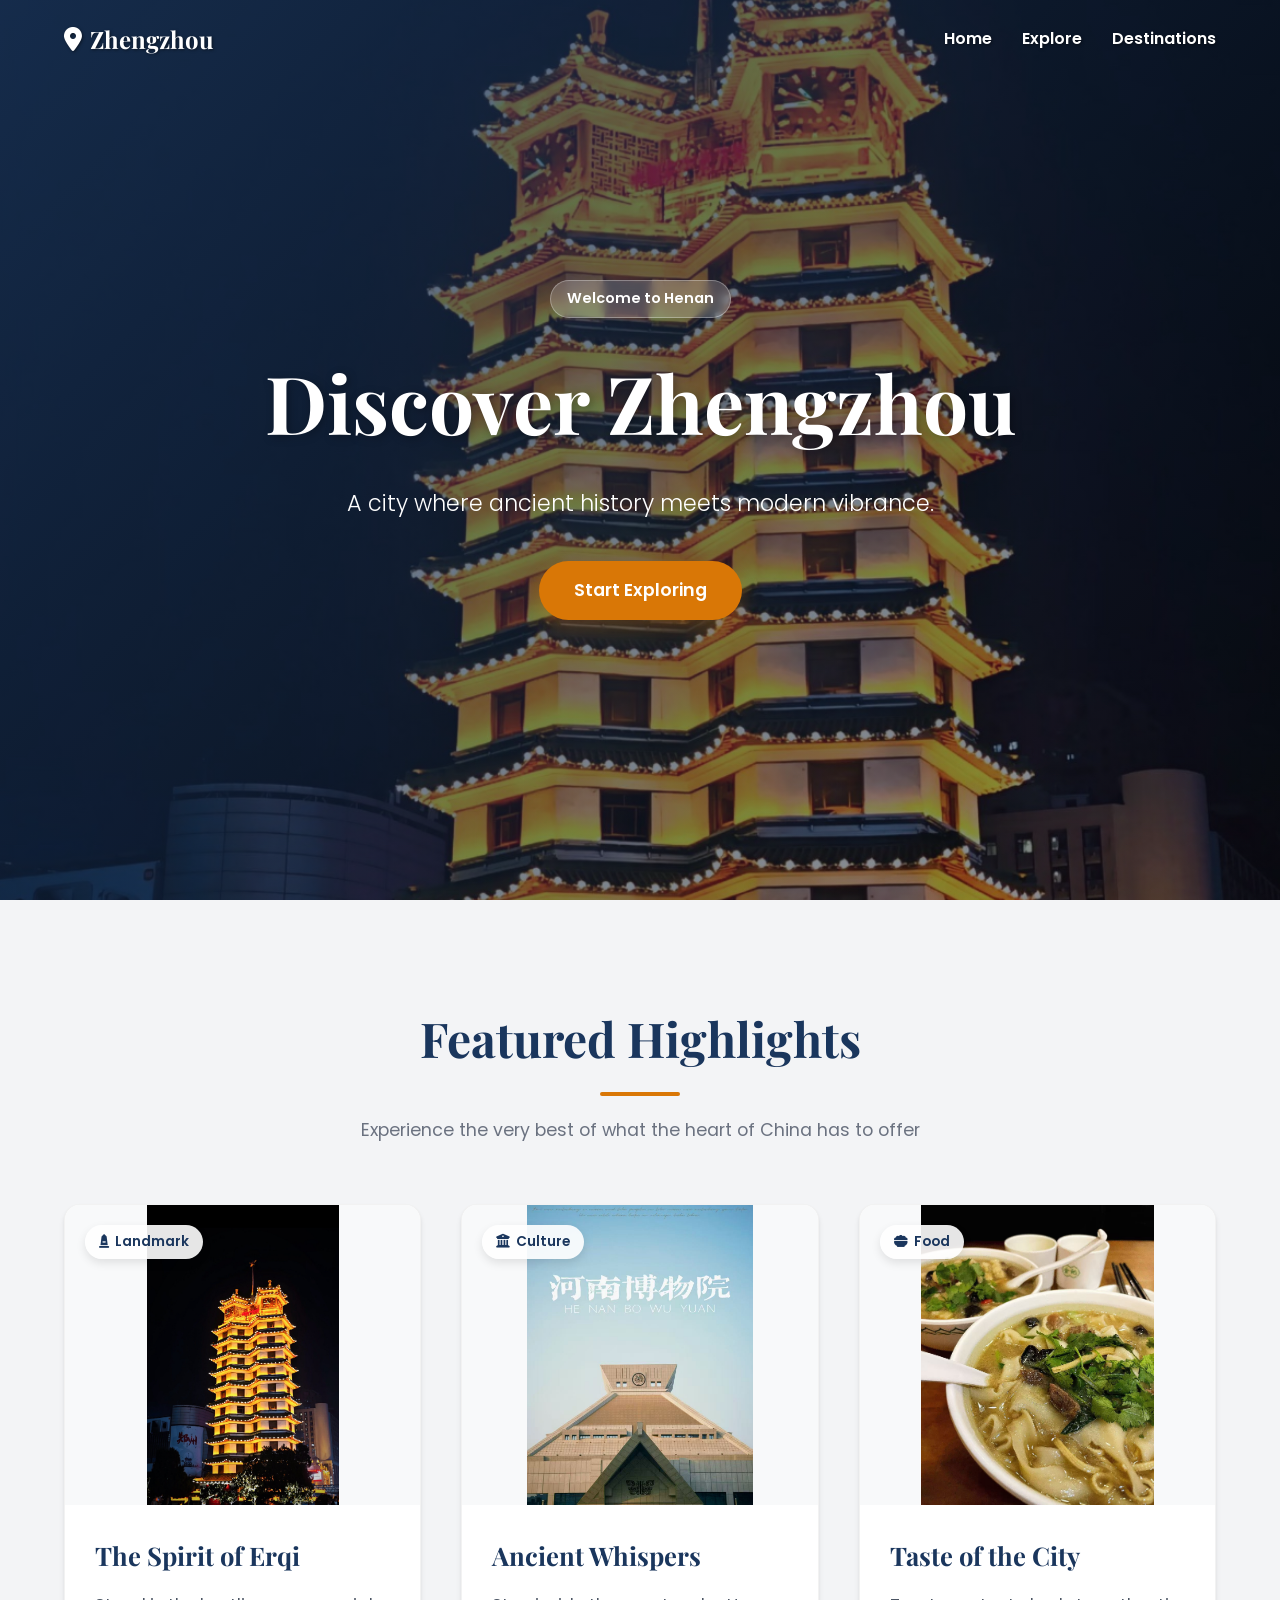
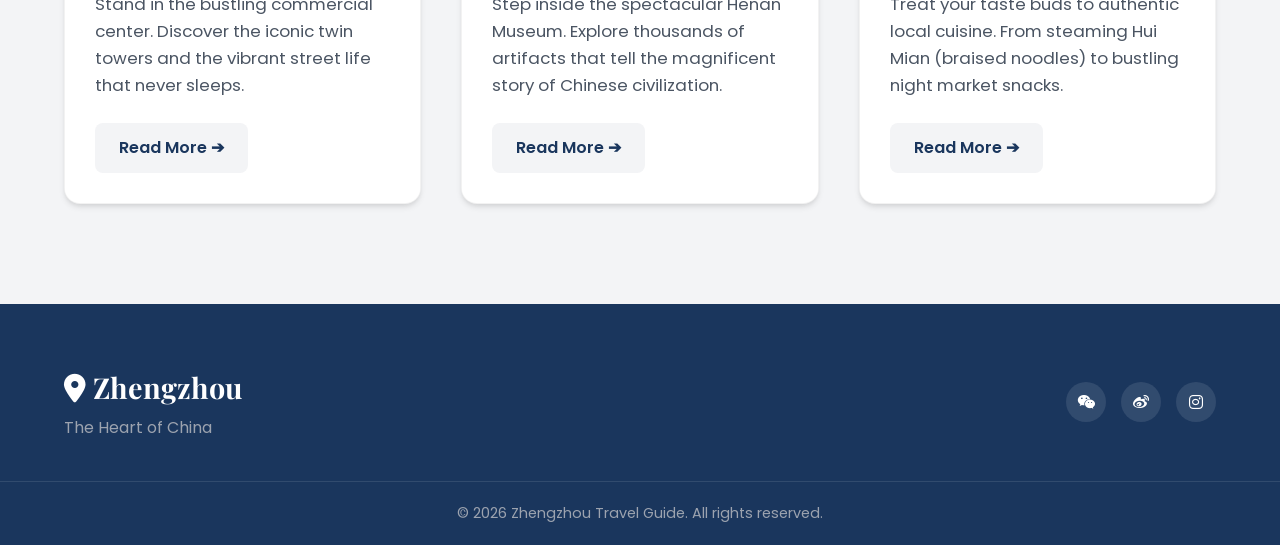
<file: index.html>
<!DOCTYPE html>
<html lang="en">
<head><!-- Google tag (gtag.js) -->
<script async src="https://www.googletagmanager.com/gtag/js?id=G-QJ6F62EFH0"></script>
<script>
  window.dataLayer = window.dataLayer || [];
  function gtag(){dataLayer.push(arguments);}
  gtag('js', new Date());

  gtag('config', 'G-QJ6F62EFH0');
</script>
    <meta charset="UTF-8">
    <meta name="viewport" content="width=device-width, initial-scale=1.0">
    <title>Zhengzhou - The Heart of China</title>
    <link rel="stylesheet" href="style.css">
    <link href="https://fonts.googleapis.com/css2?family=Playfair+Display:wght@400;700&family=Poppins:wght@300;400;600&display=swap" rel="stylesheet">
    <!-- Add Font Awesome for icons -->
    <link rel="stylesheet" href="https://cdnjs.cloudflare.com/ajax/libs/font-awesome/6.4.0/css/all.min.css">
</head>
<body>
    <!-- Navbar -->
    <nav class="navbar">
        <div class="container nav-container">
            <a href="index.html" class="logo">
                <i class="fa-solid fa-location-dot"></i> Zhengzhou
            </a>
            <ul class="nav-links">
                <li><a href="index.html">Home</a></li>
                <li><a href="#explore">Explore</a></li>
                <li><a href="details.html">Destinations</a></li>
            </ul>
        </div>
    </nav>

    <header class="hero">
        <div class="hero-overlay"></div>
        <div class="hero-content">
            <span class="badge">Welcome to Henan</span>
            <h1>Discover Zhengzhou</h1>
            <p>A city where ancient history meets modern vibrance.</p>
            <a href="#explore" class="hero-btn">Start Exploring</a>
        </div>
    </header>

    <main class="container">
        <section id="explore" class="featured-section">
            <div class="section-header">
                <h2 class="section-title">Featured Highlights</h2>
                <div class="title-underline"></div>
                <p class="section-subtitle">Experience the very best of what the heart of China has to offer</p>
            </div>
            
            <div class="card-grid">
                <!-- Card 1 -->
                <div class="card">
                    <div class="card-image-wrapper">
                        <img src="images/二七纪念塔.jpg" alt="Erqi Tower">
                        <div class="card-tag"><i class="fa-solid fa-monument"></i> Landmark</div>
                    </div>
                    <div class="card-content">
                        <h3>The Spirit of Erqi</h3>
                        <p>Stand in the bustling commercial center. Discover the iconic twin towers and the vibrant street life that never sleeps.</p>
                        <a href="details.html#erqi" class="btn">Read More ➔</a>
                    </div>
                </div>

                <!-- Card 2 -->
                <div class="card">
                    <div class="card-image-wrapper">
                        <img src="images/河南博物院.jpg" alt="Henan Museum">
                        <div class="card-tag"><i class="fa-solid fa-building-columns"></i> Culture</div>
                    </div>
                    <div class="card-content">
                        <h3>Ancient Whispers</h3>
                        <p>Step inside the spectacular Henan Museum. Explore thousands of artifacts that tell the magnificent story of Chinese civilization.</p>
                        <a href="details.html#museum" class="btn">Read More ➔</a>
                    </div>
                </div>

                <!-- Card 3 -->
                <div class="card">
                    <div class="card-image-wrapper">
                        <img src="images/郑州美食.jpg" alt="Zhengzhou Cuisine">
                        <div class="card-tag"><i class="fa-solid fa-bowl-food"></i> Food</div>
                    </div>
                    <div class="card-content">
                        <h3>Taste of the City</h3>
                        <p>Treat your taste buds to authentic local cuisine. From steaming Hui Mian (braised noodles) to bustling night market snacks.</p>
                        <a href="details.html#cuisine" class="btn">Read More ➔</a>
                    </div>
                </div>
            </div>
        </section>
    </main>

    <footer class="main-footer">
        <div class="container footer-content">
            <div class="footer-brand">
                <h3><i class="fa-solid fa-location-dot"></i> Zhengzhou</h3>
                <p>The Heart of China</p>
            </div>
            <div class="footer-social">
                <a href="#"><i class="fa-brands fa-weixin"></i></a>
                <a href="#"><i class="fa-brands fa-weibo"></i></a>
                <a href="#"><i class="fa-brands fa-instagram"></i></a>
            </div>
        </div>
        <div class="footer-bottom">
            <p>&copy; 2026 Zhengzhou Travel Guide. All rights reserved.</p>
        </div>
    </footer>

    <script src="script.js"></script>
</body>
</html>
</file>
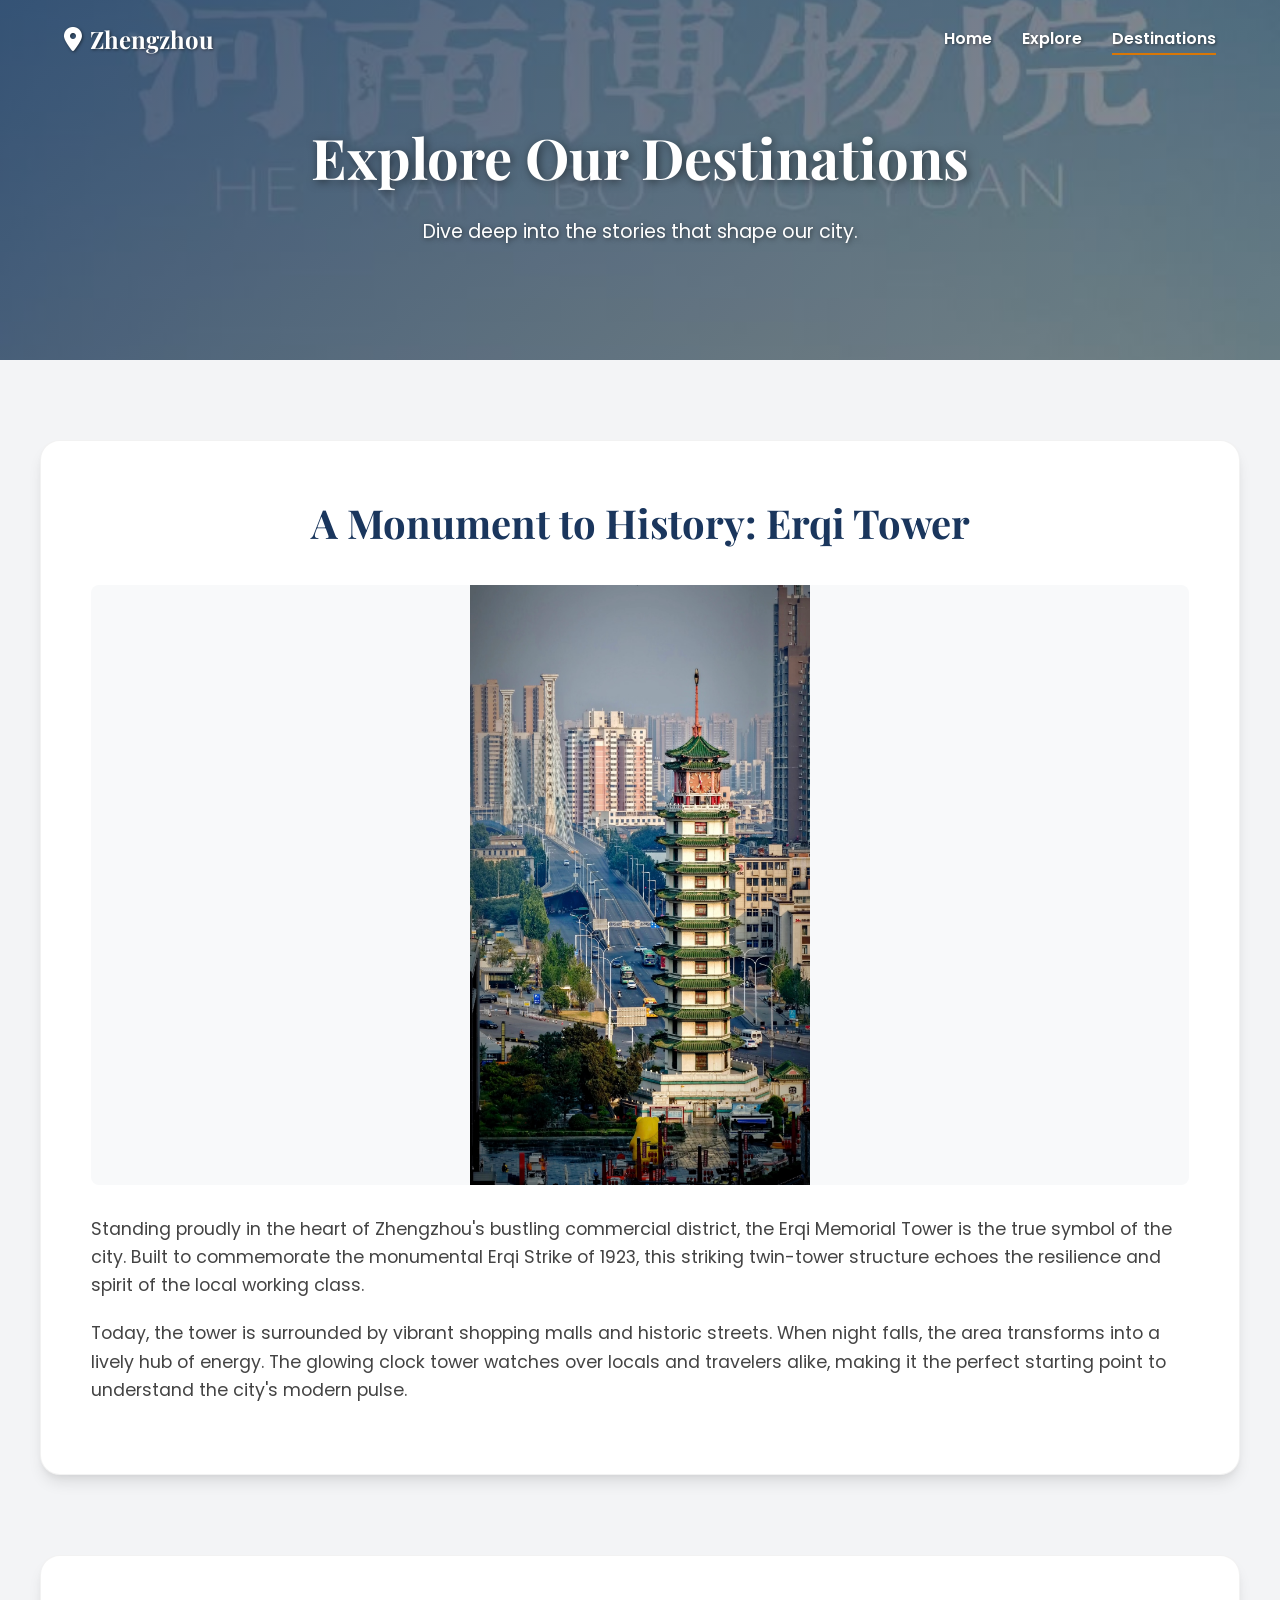
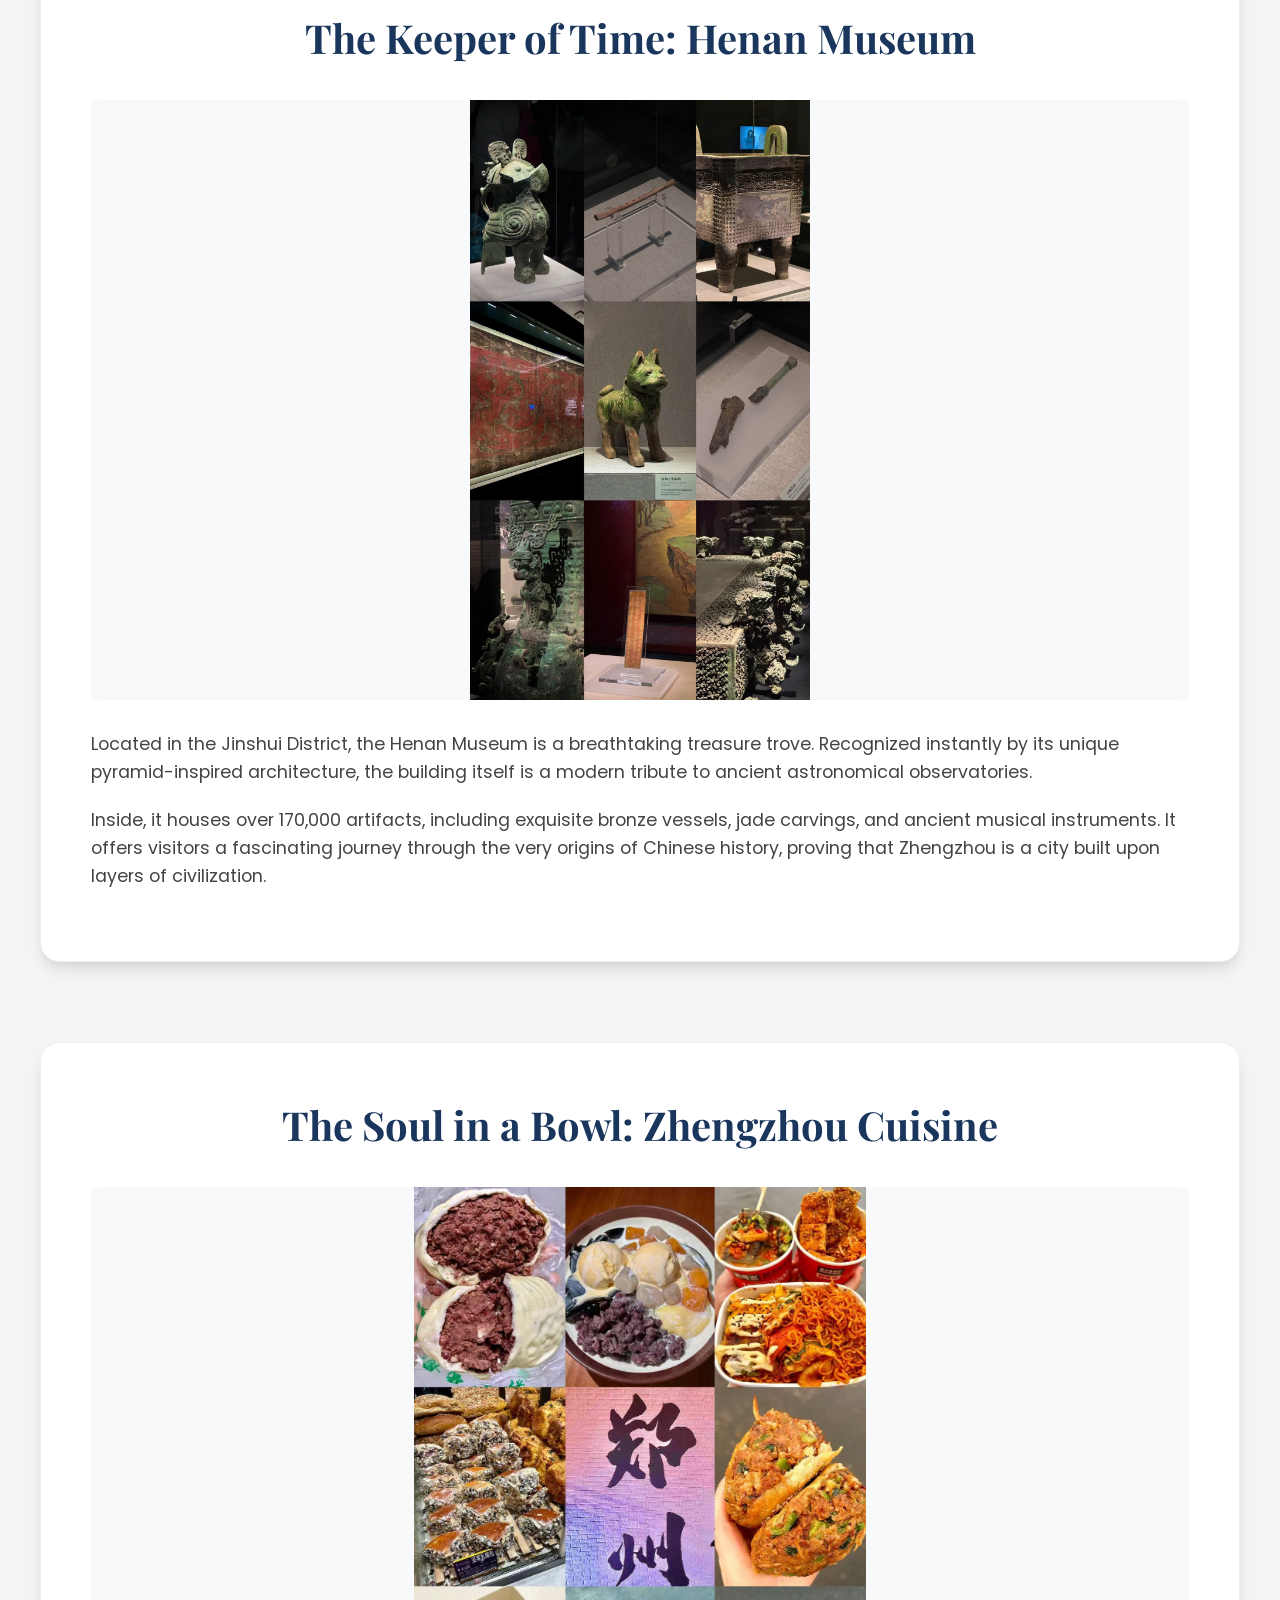
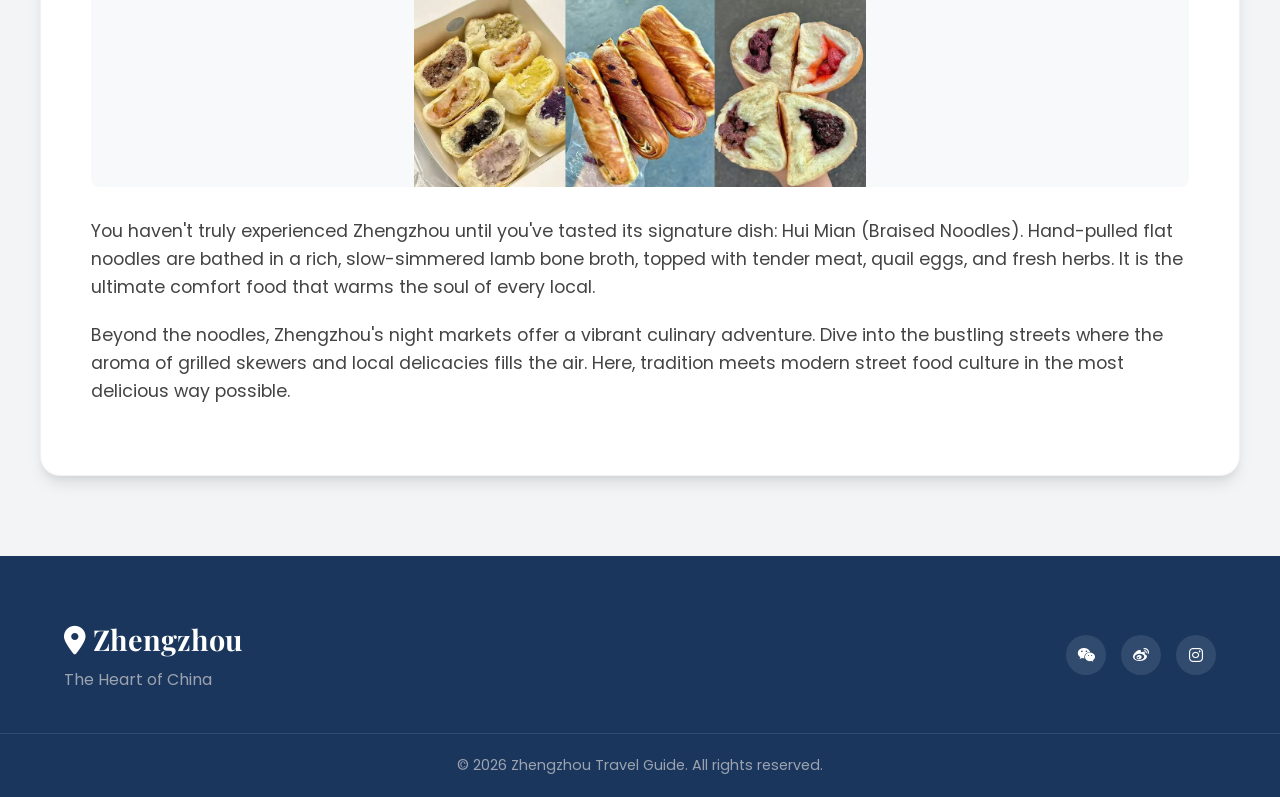
<file: details.html>
<!DOCTYPE html>
<html lang="en">
<head><!-- Google tag (gtag.js) -->
<script async src="https://www.googletagmanager.com/gtag/js?id=G-QJ6F62EFH0"></script>
<script>
  window.dataLayer = window.dataLayer || [];
  function gtag(){dataLayer.push(arguments);}
  gtag('js', new Date());

  gtag('config', 'G-QJ6F62EFH0');
</script>
    <meta charset="UTF-8">
    <meta name="viewport" content="width=device-width, initial-scale=1.0">
    <title>Discover Zhengzhou - Details</title>
    <link rel="stylesheet" href="style.css">
    <link href="https://fonts.googleapis.com/css2?family=Playfair+Display:wght@400;700&family=Poppins:wght@300;400;600&display=swap" rel="stylesheet">
    <!-- Add Font Awesome for icons -->
    <link rel="stylesheet" href="https://cdnjs.cloudflare.com/ajax/libs/font-awesome/6.4.0/css/all.min.css">
</head>
<body style="display: flex; flex-direction: column; min-height: 100vh;">
    <!-- Navbar -->
    <nav class="navbar sticky">
        <div class="container nav-container">
            <a href="index.html" class="logo">
                <i class="fa-solid fa-location-dot"></i> Zhengzhou
            </a>
            <ul class="nav-links">
                <li><a href="index.html">Home</a></li>
                <li><a href="index.html#explore">Explore</a></li>
                <li><a href="details.html" class="active">Destinations</a></li>
            </ul>
        </div>
    </nav>

    <header class="detail-hero">
        <div class="hero-overlay"></div>
        <div class="container">
            <h1>Explore Our Destinations</h1>
            <p>Dive deep into the stories that shape our city.</p>
        </div>
    </header>

    <main class="container detail-main">
        <!-- Erqi Tower -->
        <article id="erqi" class="detail-content detail-section">
            <h1>A Monument to History: Erqi Tower</h1>
            <img src="images/二七纪念塔2.jpg" alt="Erqi Tower Detail" class="detail-image">
            <p>Standing proudly in the heart of Zhengzhou's bustling commercial district, the Erqi Memorial Tower is the true symbol of the city. Built to commemorate the monumental Erqi Strike of 1923, this striking twin-tower structure echoes the resilience and spirit of the local working class.</p>
            <p>Today, the tower is surrounded by vibrant shopping malls and historic streets. When night falls, the area transforms into a lively hub of energy. The glowing clock tower watches over locals and travelers alike, making it the perfect starting point to understand the city's modern pulse.</p>
        </article>

        <!-- Henan Museum -->
        <article id="museum" class="detail-content detail-section">
            <h1>The Keeper of Time: Henan Museum</h1>
            <img src="images/河南博物院文物.jpg" alt="Henan Museum Detail" class="detail-image">
            <p>Located in the Jinshui District, the Henan Museum is a breathtaking treasure trove. Recognized instantly by its unique pyramid-inspired architecture, the building itself is a modern tribute to ancient astronomical observatories.</p>
            <p>Inside, it houses over 170,000 artifacts, including exquisite bronze vessels, jade carvings, and ancient musical instruments. It offers visitors a fascinating journey through the very origins of Chinese history, proving that Zhengzhou is a city built upon layers of civilization.</p>
        </article>

        <!-- Zhengzhou Cuisine -->
        <article id="cuisine" class="detail-content detail-section">
            <h1>The Soul in a Bowl: Zhengzhou Cuisine</h1>
            <img src="images/郑州美食2.jpg" alt="Zhengzhou Cuisine Detail" class="detail-image">
            <p>You haven't truly experienced Zhengzhou until you've tasted its signature dish: Hui Mian (Braised Noodles). Hand-pulled flat noodles are bathed in a rich, slow-simmered lamb bone broth, topped with tender meat, quail eggs, and fresh herbs. It is the ultimate comfort food that warms the soul of every local.</p>
            <p>Beyond the noodles, Zhengzhou's night markets offer a vibrant culinary adventure. Dive into the bustling streets where the aroma of grilled skewers and local delicacies fills the air. Here, tradition meets modern street food culture in the most delicious way possible.</p>
        </article>
    </main>

    <footer class="main-footer">
        <div class="container footer-content">
            <div class="footer-brand">
                <h3><i class="fa-solid fa-location-dot"></i> Zhengzhou</h3>
                <p>The Heart of China</p>
            </div>
            <div class="footer-social">
                <a href="#"><i class="fa-brands fa-weixin"></i></a>
                <a href="#"><i class="fa-brands fa-weibo"></i></a>
                <a href="#"><i class="fa-brands fa-instagram"></i></a>
            </div>
        </div>
        <div class="footer-bottom">
            <p>&copy; 2026 Zhengzhou Travel Guide. All rights reserved.</p>
        </div>
    </footer>
    
    <script src="script.js"></script>
</body>
</html>
</file>
<file: style.css>
/* CSS Reset & Variables */
:root {
    --primary-color: #1a365d;
    --secondary-color: #d97706;
    --background-color: #f3f4f6;
    --text-color: #374151;
    --card-bg: #ffffff;
    --transition: all 0.3s ease;
    --shadow-sm: 0 4px 6px -1px rgba(0, 0, 0, 0.1), 0 2px 4px -1px rgba(0, 0, 0, 0.06);
    --shadow-md: 0 10px 15px -3px rgba(0, 0, 0, 0.1), 0 4px 6px -2px rgba(0, 0, 0, 0.05);
    --shadow-lg: 0 20px 25px -5px rgba(0, 0, 0, 0.1), 0 10px 10px -5px rgba(0, 0, 0, 0.04);
}

* {
    margin: 0;
    padding: 0;
    box-sizing: border-box;
    scroll-behavior: smooth;
}

body {
    font-family: 'Poppins', sans-serif;
    background-color: var(--background-color);
    color: var(--text-color);
    line-height: 1.6;
}

h1, h2, h3 {
    font-family: 'Playfair Display', serif;
    color: var(--primary-color);
}

img {
    max-width: 100%;
    display: block;
}

a {
    text-decoration: none;
}

.container {
    max-width: 1200px;
    margin: 0 auto;
    padding: 0 24px;
}

/* Navbar */
.navbar {
    position: fixed;
    top: 0;
    width: 100%;
    z-index: 1000;
    transition: var(--transition);
    background-color: transparent;
    padding: 20px 0;
}

.navbar.sticky {
    background-color: rgba(255, 255, 255, 0.95);
    padding: 15px 0;
    box-shadow: var(--shadow-sm);
    backdrop-filter: blur(10px);
}

.nav-container {
    display: flex;
    justify-content: space-between;
    align-items: center;
}

.logo {
    font-family: 'Playfair Display', serif;
    font-size: 1.5rem;
    font-weight: 700;
    color: #ffffff;
    display: flex;
    align-items: center;
    gap: 8px;
    text-shadow: 1px 1px 3px rgba(0,0,0,0.5);
}

.navbar.sticky .logo {
    color: var(--primary-color);
    text-shadow: none;
}

.nav-links {
    list-style: none;
    display: flex;
    gap: 30px;
}

.nav-links a {
    color: #ffffff;
    font-weight: 600;
    transition: var(--transition);
    position: relative;
    text-shadow: 1px 1px 3px rgba(0,0,0,0.5);
}

.navbar.sticky .nav-links a {
    color: var(--text-color);
    text-shadow: none;
}

.nav-links a::after {
    content: '';
    position: absolute;
    bottom: -5px;
    left: 0;
    width: 0;
    height: 2px;
    background-color: var(--secondary-color);
    transition: var(--transition);
}

.nav-links a:hover::after, .nav-links a.active::after {
    width: 100%;
}

.nav-links a:hover {
    color: var(--secondary-color);
}

/* Header / Hero */
.hero {
    background: url('images/二七纪念塔.jpg') center/cover no-repeat;
    height: 100vh;
    display: flex;
    align-items: center;
    justify-content: center;
    text-align: center;
    position: relative;
    background-attachment: fixed;
}

.hero-overlay {
    position: absolute;
    top: 0;
    left: 0;
    width: 100%;
    height: 100%;
    background: linear-gradient(135deg, rgba(26, 54, 93, 0.8) 0%, rgba(0, 0, 0, 0.4) 100%);
}

.hero-content {
    position: relative;
    z-index: 10;
    color: #ffffff;
    max-width: 800px;
    padding: 0 20px;
}

.badge {
    display: inline-block;
    padding: 6px 16px;
    background: rgba(255, 255, 255, 0.2);
    border-radius: 30px;
    font-size: 0.9rem;
    font-weight: 600;
    margin-bottom: 20px;
    backdrop-filter: blur(5px);
    border: 1px solid rgba(255, 255, 255, 0.3);
    animation: fadeInDown 1s ease;
}

.hero-content h1 {
    color: #ffffff;
    font-size: 5rem;
    margin-bottom: 20px;
    animation: fadeInDown 1s ease 0.2s both;
    text-shadow: 2px 2px 10px rgba(0,0,0,0.3);
}

.hero-content p {
    font-size: 1.4rem;
    margin-bottom: 40px;
    animation: fadeInUp 1s ease 0.4s both;
    font-weight: 300;
}

.hero-btn {
    display: inline-block;
    padding: 15px 35px;
    background-color: var(--secondary-color);
    color: #ffffff;
    border-radius: 30px;
    font-size: 1.1rem;
    font-weight: 600;
    transition: var(--transition);
    animation: fadeInUp 1s ease 0.6s both;
    box-shadow: 0 10px 20px rgba(217, 119, 6, 0.3);
}

.hero-btn:hover {
    background-color: #b45309;
    transform: translateY(-3px);
    box-shadow: 0 15px 25px rgba(217, 119, 6, 0.4);
}

/* Featured Section */
.featured-section {
    padding: 100px 0;
}

.section-header {
    text-align: center;
    margin-bottom: 60px;
}

.section-title {
    font-size: 3rem;
    margin-bottom: 15px;
    color: var(--primary-color);
}

.title-underline {
    height: 4px;
    width: 80px;
    background-color: var(--secondary-color);
    margin: 0 auto 20px;
    border-radius: 2px;
}

.section-subtitle {
    font-size: 1.1rem;
    color: #6b7280;
}

.card-grid {
    display: grid;
    grid-template-columns: repeat(auto-fit, minmax(320px, 1fr));
    gap: 40px;
}

/* Cards */
.card {
    background-color: var(--card-bg);
    border-radius: 16px;
    overflow: hidden;
    box-shadow: var(--shadow-sm);
    transition: var(--transition);
    display: flex;
    flex-direction: column;
    border: 1px solid rgba(0,0,0,0.05);
}

.card:hover {
    transform: translateY(-12px);
    box-shadow: var(--shadow-lg);
}

.card-image-wrapper {
    position: relative;
    overflow: hidden;
    height: 300px;
    background-color: #f8f9fa; /* Light background for images that don't fill the space */
    display: flex;
    align-items: center;
    justify-content: center;
}

.card img {
    width: 100%;
    height: 100%;
    object-fit: contain; /* Changed from cover to contain to show full image */
    transition: transform 0.6s ease;
}

.card:hover img {
    transform: scale(1.08);
}

.card-tag {
    position: absolute;
    top: 20px;
    left: 20px;
    background: rgba(255, 255, 255, 0.9);
    padding: 6px 14px;
    border-radius: 20px;
    font-size: 0.85rem;
    font-weight: 600;
    color: var(--primary-color);
    box-shadow: 0 4px 10px rgba(0,0,0,0.1);
    display: flex;
    align-items: center;
    gap: 6px;
}

.card-content {
    padding: 30px;
    flex-grow: 1;
    display: flex;
    flex-direction: column;
    background: var(--card-bg);
}

.card h3 {
    font-size: 1.6rem;
    margin-bottom: 15px;
}

.card p {
    margin-bottom: 25px;
    flex-grow: 1;
    color: #4b5563;
    font-size: 1.05rem;
}

.btn {
    display: inline-flex;
    align-items: center;
    gap: 8px;
    padding: 12px 24px;
    background-color: #f3f4f6;
    color: var(--primary-color);
    border-radius: 8px;
    font-weight: 600;
    transition: var(--transition);
    align-self: flex-start;
}

.btn:hover {
    background-color: var(--secondary-color);
    color: #ffffff;
    transform: translateX(5px);
}

/* Detail Pages */
.detail-hero {
    background: url('images/河南博物院.jpg') center/cover no-repeat;
    height: 40vh;
    display: flex;
    align-items: center;
    justify-content: center;
    text-align: center;
    position: relative;
    background-attachment: fixed;
    color: white;
}

.detail-hero h1 {
    position: relative;
    z-index: 10;
    font-size: 3.5rem;
    color: white;
    text-shadow: 2px 2px 10px rgba(0,0,0,0.5);
    margin-bottom: 15px;
    animation: fadeInDown 0.8s ease;
}

.detail-hero p {
    position: relative;
    z-index: 10;
    font-size: 1.2rem;
    text-shadow: 1px 1px 5px rgba(0,0,0,0.5);
    animation: fadeInUp 0.8s ease 0.2s both;
}

.detail-main {
    padding: 80px 0;
}

.detail-content {
    background-color: var(--card-bg);
    padding: 50px;
    border-radius: 20px;
    box-shadow: var(--shadow-md);
    border: 1px solid rgba(0,0,0,0.05);
}

.detail-section {
    margin-bottom: 80px;
    scroll-margin-top: 100px; /* Offset for fixed navbar */
}

.detail-section:last-child {
    margin-bottom: 0;
}

.detail-content h1 {
    font-size: 2.5rem;
    margin-bottom: 30px;
    text-align: center;
}

.detail-image {
    width: 100%;
    max-height: 600px;
    object-fit: contain; /* Changed from cover to contain */
    border-radius: 8px;
    margin-bottom: 30px;
    background-color: #f8f9fa; /* Light background for images that don't fill the space */
}

.detail-content p {
    font-size: 1.1rem;
    margin-bottom: 20px;
    color: #444;
}

/* Footer */
.main-footer {
    background-color: var(--primary-color);
    color: #ffffff;
    padding: 60px 0 20px;
    margin-top: auto;
}

.footer-content {
    display: flex;
    justify-content: space-between;
    align-items: center;
    margin-bottom: 40px;
    flex-wrap: wrap;
    gap: 20px;
}

.footer-brand h3 {
    color: white;
    font-size: 1.8rem;
    margin-bottom: 5px;
}

.footer-brand p {
    color: #9ca3af;
}

.footer-social {
    display: flex;
    gap: 15px;
}

.footer-social a {
    display: flex;
    align-items: center;
    justify-content: center;
    width: 40px;
    height: 40px;
    background-color: rgba(255, 255, 255, 0.1);
    color: white;
    border-radius: 50%;
    transition: var(--transition);
}

.footer-social a:hover {
    background-color: var(--secondary-color);
    transform: translateY(-3px);
}

.footer-bottom {
    text-align: center;
    padding-top: 20px;
    border-top: 1px solid rgba(255, 255, 255, 0.1);
    color: #9ca3af;
    font-size: 0.9rem;
}

/* Animations */
@keyframes fadeInDown {
    from {
        opacity: 0;
        transform: translateY(-30px);
    }
    to {
        opacity: 1;
        transform: translateY(0);
    }
}

@keyframes fadeInUp {
    from {
        opacity: 0;
        transform: translateY(30px);
    }
    to {
        opacity: 1;
        transform: translateY(0);
    }
}
</file>
